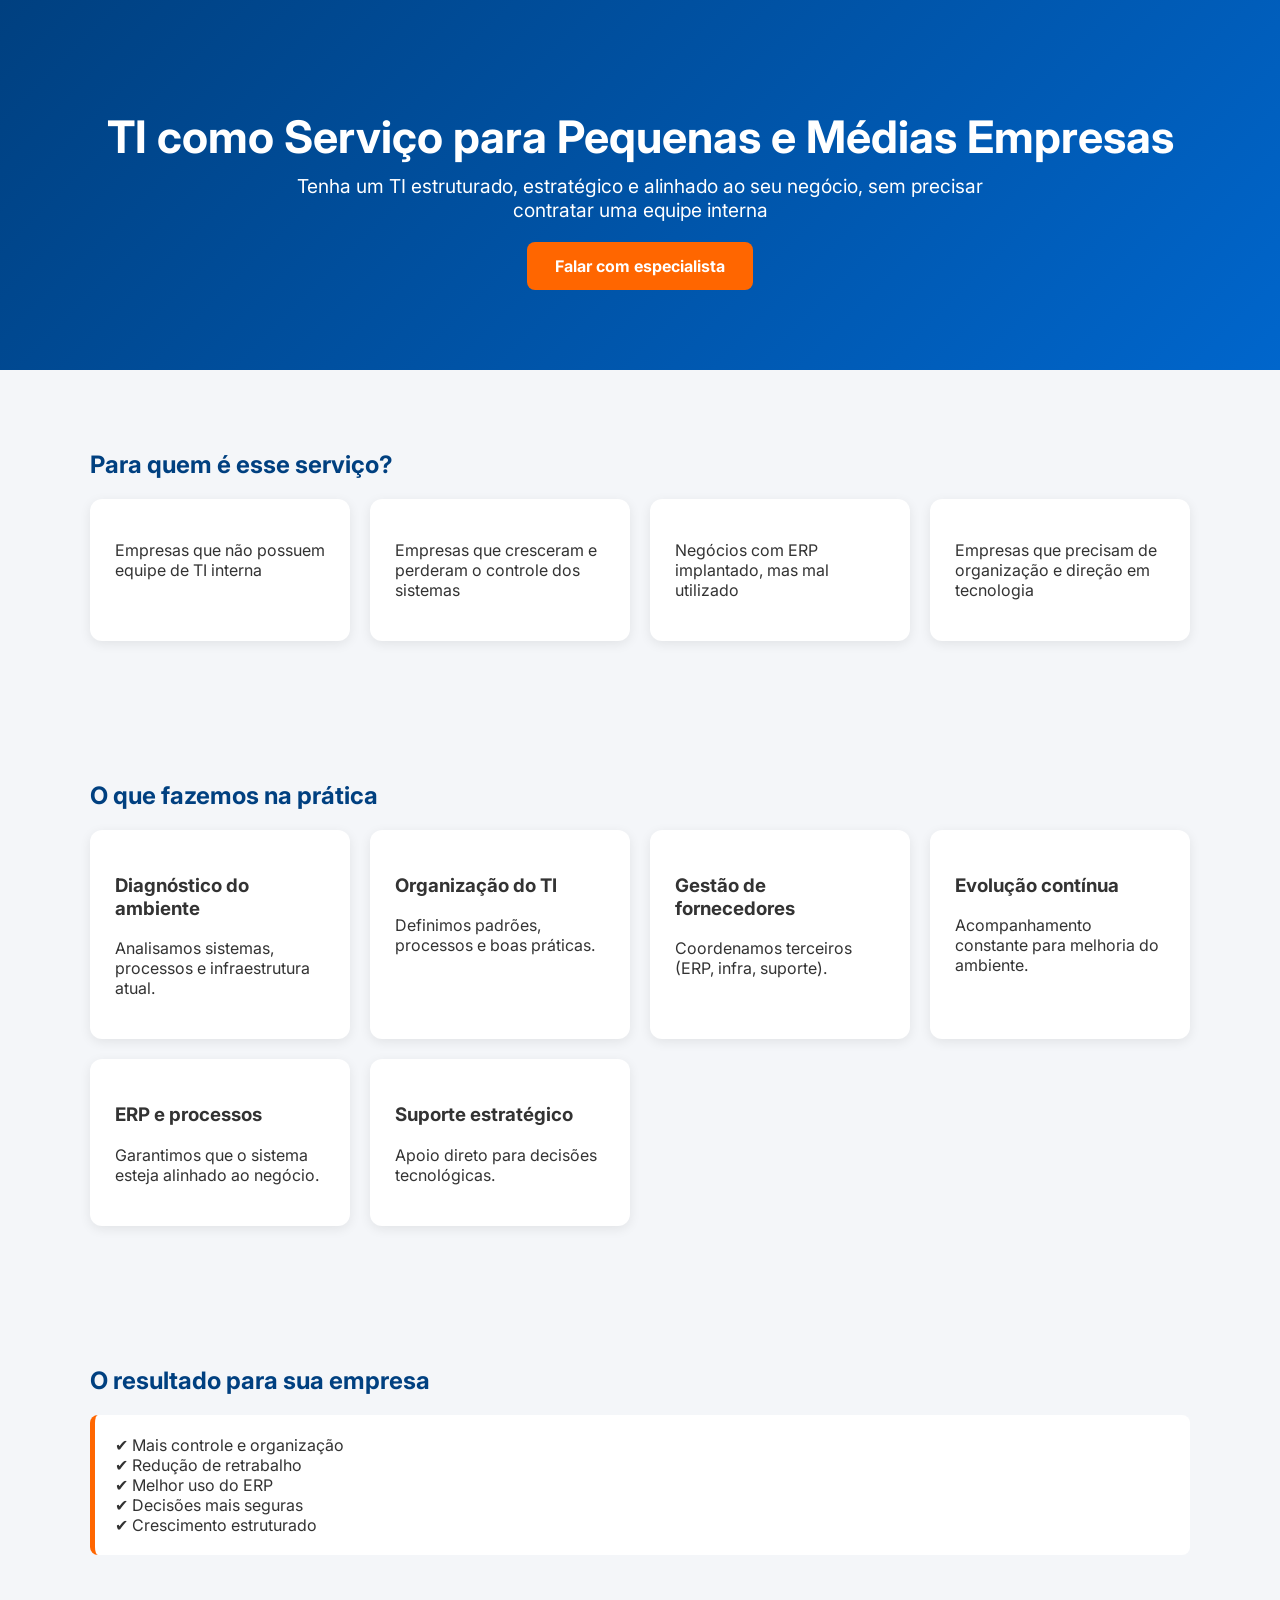
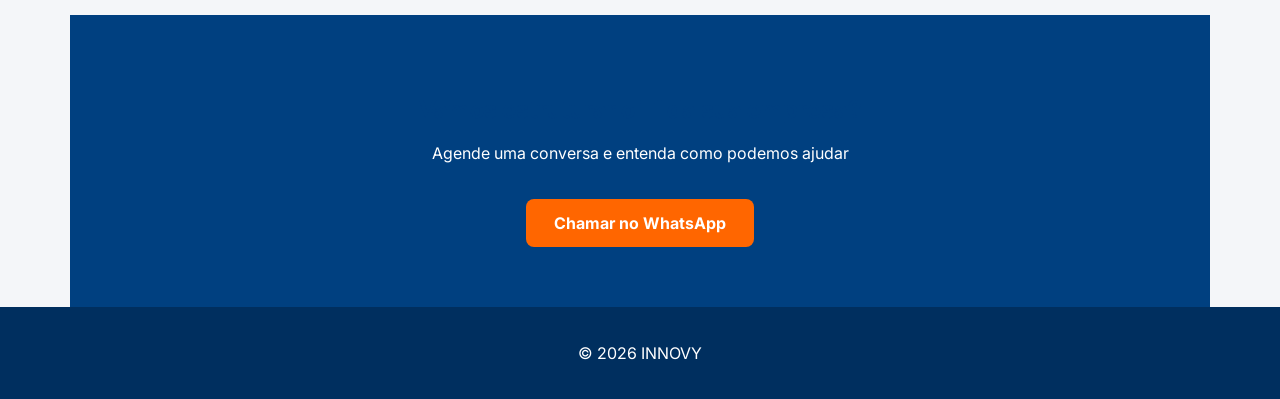
<file: ti-servico.html>
<!DOCTYPE html>
<html lang="pt-BR">
<head>
  <meta charset="UTF-8">
  <meta name="viewport" content="width=device-width, initial-scale=1.0">

  <title>TI como Serviço para PME | INNOVY</title>
  <meta name="description" content="Estruturamos e coordenamos o TI da sua empresa sem a necessidade de equipe interna. Ideal para pequenas e médias empresas.">

  <link href="https://fonts.googleapis.com/css2?family=Inter:wght@300;400;600;700&display=swap" rel="stylesheet">

  <style>
    body {
      margin: 0;
      font-family: 'Inter', sans-serif;
      background: #f4f6f9;
      color: #333;
    }

    header {
      background: linear-gradient(135deg, #004080, #0066cc);
      color: white;
      padding: 80px 20px;
      text-align: center;
    }

    header h1 {
      font-size: 2.8rem;
      margin-bottom: 10px;
    }

    header p {
      max-width: 700px;
      margin: auto;
      font-size: 1.2rem;
    }

    .btn {
      background: #ff6600;
      color: white;
      padding: 14px 28px;
      text-decoration: none;
      border-radius: 8px;
      font-weight: bold;
      display: inline-block;
      margin-top: 20px;
    }

    section {
      max-width: 1100px;
      margin: auto;
      padding: 60px 20px;
    }

    h2 {
      color: #004080;
    }

    .grid {
      display: grid;
      grid-template-columns: repeat(auto-fit, minmax(260px, 1fr));
      gap: 20px;
      margin-top: 20px;
    }

    .card {
      background: white;
      padding: 25px;
      border-radius: 12px;
      box-shadow: 0 3px 12px rgba(0,0,0,0.08);
    }

    .highlight {
      background: #fff;
      border-left: 5px solid #ff6600;
      padding: 20px;
      border-radius: 8px;
      margin-top: 20px;
    }

    .cta {
      background: #004080;
      color: white;
      text-align: center;
      padding: 60px 20px;
    }

    footer {
      background: #002f5f;
      color: white;
      text-align: center;
      padding: 20px;
    }
  </style>
</head>

<body>

<header>
  <h1>TI como Serviço para Pequenas e Médias Empresas</h1>
  <p>
    Tenha um TI estruturado, estratégico e alinhado ao seu negócio,
    sem precisar contratar uma equipe interna
  </p>

  <a class="btn" href="https://wa.me/5511961787709" target="_blank">
    Falar com especialista
  </a>
</header>

<section>
  <h2>Para quem é esse serviço?</h2>

  <div class="grid">
    <div class="card">
      <p>Empresas que não possuem equipe de TI interna</p>
    </div>

    <div class="card">
      <p>Empresas que cresceram e perderam o controle dos sistemas</p>
    </div>

    <div class="card">
      <p>Negócios com ERP implantado, mas mal utilizado</p>
    </div>

    <div class="card">
      <p>Empresas que precisam de organização e direção em tecnologia</p>
    </div>
  </div>
</section>

<section>
  <h2>O que fazemos na prática</h2>

  <div class="grid">
    <div class="card">
      <h3>Diagnóstico do ambiente</h3>
      <p>Analisamos sistemas, processos e infraestrutura atual.</p>
    </div>

    <div class="card">
      <h3>Organização do TI</h3>
      <p>Definimos padrões, processos e boas práticas.</p>
    </div>

    <div class="card">
      <h3>Gestão de fornecedores</h3>
      <p>Coordenamos terceiros (ERP, infra, suporte).</p>
    </div>

    <div class="card">
      <h3>Evolução contínua</h3>
      <p>Acompanhamento constante para melhoria do ambiente.</p>
    </div>

    <div class="card">
      <h3>ERP e processos</h3>
      <p>Garantimos que o sistema esteja alinhado ao negócio.</p>
    </div>

    <div class="card">
      <h3>Suporte estratégico</h3>
      <p>Apoio direto para decisões tecnológicas.</p>
    </div>
  </div>
</section>

<section>
  <h2>O resultado para sua empresa</h2>

  <div class="highlight">
    ✔ Mais controle e organização<br>
    ✔ Redução de retrabalho<br>
    ✔ Melhor uso do ERP<br>
    ✔ Decisões mais seguras<br>
    ✔ Crescimento estruturado
  </div>
</section>

<section class="cta">
  <h2>Vamos estruturar o TI da sua empresa?</h2>
  <p>Agende uma conversa e entenda como podemos ajudar</p>

  <a class="btn" href="https://wa.me/5511961787709" target="_blank">
    Chamar no WhatsApp
  </a>
</section>

<footer>
  <p>© 2026 INNOVY</p>
</footer>

</body>
</html>
</file>
